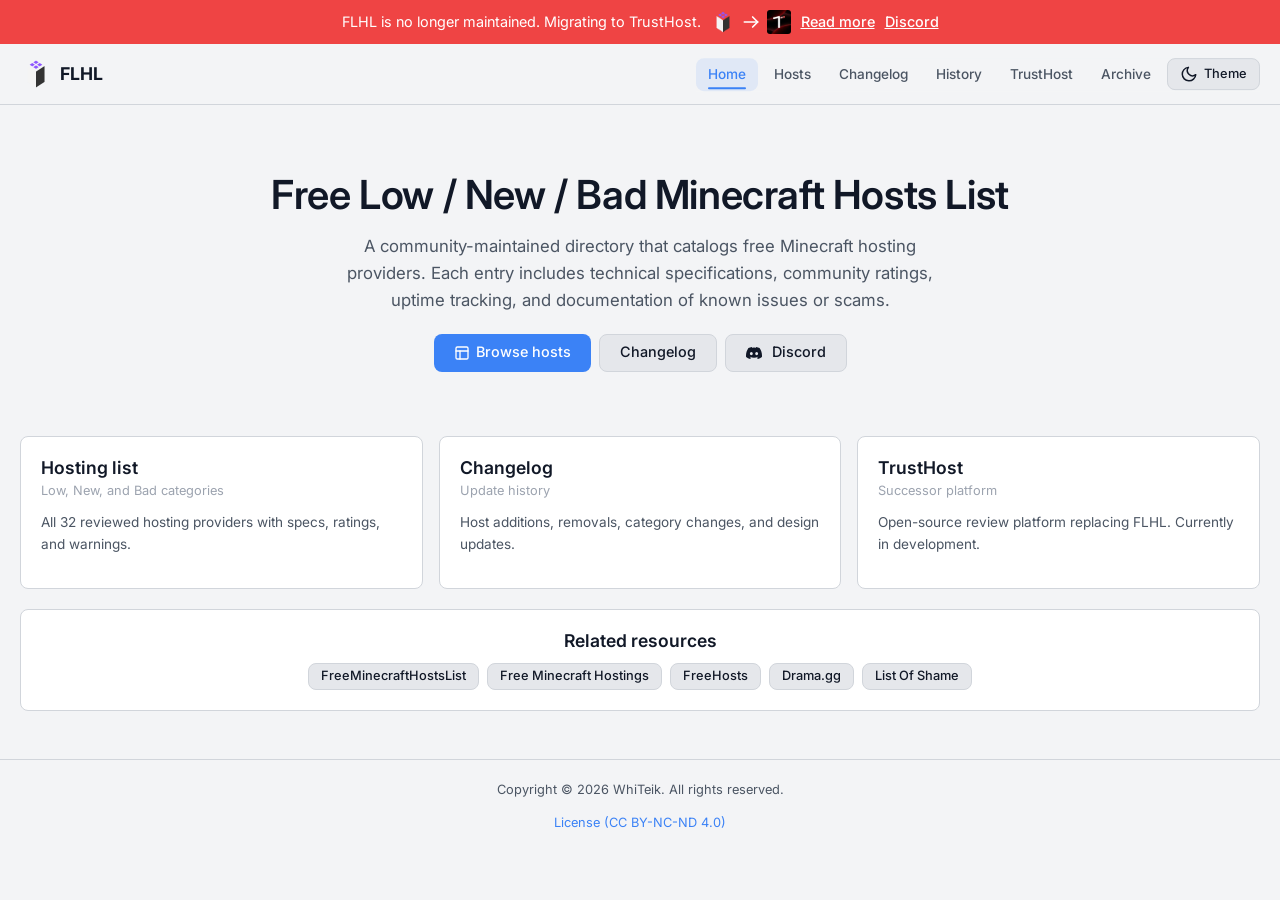
<file: index.html>
<!DOCTYPE html>
<html lang="en" data-theme>
<head>
<meta charset="UTF-8">
<meta name="viewport" content="width=device-width,initial-scale=1.0">
<meta name="description" content="FLHL documents free Minecraft hosting providers — specs, community ratings, and scam warnings. Community-driven review list.">
<meta property="og:title" content="FLHL - Free Low/New/Bad Hosts List">
<meta property="og:description" content="Community-driven directory reviewing free Minecraft hosting providers. Specs, ratings, and scam documentation.">
<meta property="og:image" content="assets/images/flhl.png">
<meta name="keywords" content="flhl, fmhl, free minecraft hosting, free hosting list, minecraft host review, free server hosting">
<meta name="robots" content="index, follow">
<meta name="twitter:card" content="summary_large_image">
<meta name="twitter:title" content="FLHL - Free Low/New/Bad Hosts List">
<meta name="twitter:description" content="Community-driven directory reviewing free Minecraft hosting providers. Specs, ratings, and scam documentation.">
<meta name="twitter:image" content="assets/images/flhl.png">
<meta property="og:type" content="website">
<meta property="og:locale" content="en_US">
<meta property="og:site_name" content="FLHL - Free Low/New/Bad Hosts List">
<meta property="og:url" content="https://flhl.pages.dev/">
<meta name="author" content="WhiTeik24">
<meta name="theme-color" content="#0f172a">
<link rel="canonical" href="https://flhl.pages.dev/">
<link rel="apple-touch-icon" href="assets/images/logo.png">
<script type="application/ld+json">
{"@context":"https://schema.org","@type":"WebPage","name":"FLHL - Free Low/New/Bad Hosts List","description":"Community-driven directory reviewing free Minecraft hosting providers. Specs, ratings, and scam documentation.","url":"https://flhl.pages.dev/","isPartOf":{"@type":"WebSite","name":"FLHL - Free Low/New/Bad Hosts List","url":"https://flhl.pages.dev/"}}
</script>
<script type="application/ld+json">
{"@context":"https://schema.org","@type":"BreadcrumbList","itemListElement":[{"@type":"ListItem","position":1,"name":"Home","item":"https://flhl.pages.dev/"}]}
</script>
<link rel="icon" href="assets/images/logo.png">
<title>FLHL - Free Low/New/Bad Hosts List</title>
<link rel="preconnect" href="https://fonts.googleapis.com">
<link rel="preconnect" href="https://fonts.gstatic.com" crossorigin>
<link href="https://fonts.googleapis.com/css2?family=Inter:opsz,wght@14..32,400..700&display=swap" rel="stylesheet">
<link rel="stylesheet" href="https://cdn.jsdelivr.net/npm/bootstrap-icons@1.11.3/font/bootstrap-icons.min.css">
<link rel="stylesheet" href="assets/css/styles.css">
<script>
(function(){var t=localStorage.getItem('theme');if(!t){t=window.matchMedia('(prefers-color-scheme:light)').matches?'light':'dark'}document.documentElement.setAttribute('data-theme',t)})();
</script>
</head>
<body>

<a href="#main-content" class="skip-link">Skip to content</a>

<div class="warn-bar anim-warn">
  <span>FLHL is no longer maintained. Migrating to TrustHost.</span>
  <span class="warn-migrate"><img src="assets/images/logo.png" alt="FLHL"><svg width="20" height="20" viewBox="0 0 24 24" fill="none" stroke="currentColor" stroke-width="2" stroke-linecap="round" stroke-linejoin="round"><line x1="4" y1="12" x2="20" y2="12"/><polyline points="14,6 20,12 14,18"/></svg><img src="assets/images/trusthost.png" alt="TrustHost"></span>
  <a href="trusthost.html">Read more</a>
  <a href="https://discord.gg/3s59bWwQj9">Discord</a>
</div>

<div class="header-wrap">
    <header>
  <div class="container">
    <div class="header-left">
      <button class="hamburger" id="hamburgerBtn" aria-label="Open navigation menu" aria-expanded="false" aria-controls="mainNav">
        <svg width="18" height="18" viewBox="0 0 24 24" fill="none" stroke="currentColor" stroke-width="2" stroke-linecap="round" stroke-linejoin="round"><line x1="3" y1="6" x2="21" y2="6"/><line x1="3" y1="12" x2="21" y2="12"/><line x1="3" y1="18" x2="21" y2="18"/></svg>
      </button>
      <a href="index.html" class="logo">
        <img src="assets/images/logo.png" alt="FLHL logo">FLHL
      </a>
    </div>
  </div>
</header>
<nav id="mainNav" role="dialog" aria-modal="true" aria-label="Navigation menu" style="background:var(--bg)">
  <button class="nav-close" id="navCloseBtn" aria-label="Close navigation menu">
    <svg width="18" height="18" viewBox="0 0 24 24" fill="none" stroke="currentColor" stroke-width="2" stroke-linecap="round" stroke-linejoin="round"><line x1="18" y1="6" x2="6" y2="18"/><line x1="6" y1="6" x2="18" y2="18"/></svg>
  </button>
  <a href="index.html" class="active" aria-current="page">Home</a>
  <a href="flhl.html">Hosts</a>
  <a href="changelog.html">Changelog</a>
  <a href="history.html">History</a>
  <a href="trusthost.html">TrustHost</a>
  <a href="archives.html">Archive</a>
  <button class="btn btn-secondary btn-sm theme-btn-mobile" id="themeBtnMobile" aria-label="Toggle dark/light theme">
    <svg width="18" height="18" viewBox="0 0 24 24" fill="none" stroke="currentColor" stroke-width="2" stroke-linecap="round" stroke-linejoin="round"><path d="M21 12.79A9 9 0 1 1 11.21 3 7 7 0 0 0 21 12.79z"/></svg>
    Theme
  </button>
</nav>
</div>
<div class="nav-overlay" id="navOverlay" aria-hidden="true"></div>

<main id="main-content">
  <section class="hero anim-hero">
    <h1>Free Low / New / Bad Minecraft Hosts List</h1>
    <p>A community-maintained directory that catalogs free Minecraft hosting providers. Each entry includes technical specifications, community ratings, uptime tracking, and documentation of known issues or scams.</p>
    <div class="hero-actions">
      <a href="flhl.html" class="btn btn-primary">
        <svg width="16" height="16" viewBox="0 0 24 24" fill="none" stroke="currentColor" stroke-width="2" stroke-linecap="round" stroke-linejoin="round"><rect x="3" y="3" width="18" height="18" rx="2" ry="2"/><line x1="3" y1="9" x2="21" y2="9"/><line x1="9" y1="21" x2="9" y2="9"/></svg>
        Browse hosts
      </a>
      <a href="changelog.html" class="btn btn-secondary">Changelog</a>
      <a href="https://discord.gg/3s59bWwQj9" class="btn btn-secondary" target="_blank">
        <svg width="16" height="16" viewBox="0 0 24 24" fill="currentColor" style="vertical-align:middle;margin-right:4px"><path d="M20.317 4.37a19.791 19.791 0 0 0-4.885-1.515.074.074 0 0 0-.079.037c-.21.375-.444.864-.608 1.25a18.27 18.27 0 0 0-5.487 0 12.64 12.64 0 0 0-.617-1.25.077.077 0 0 0-.079-.037A19.736 19.736 0 0 0 3.677 4.37a.07.07 0 0 0-.032.027C.533 9.046-.32 13.58.099 18.057a.082.082 0 0 0 .031.057 19.9 19.9 0 0 0 5.993 3.03.078.078 0 0 0 .084-.028 14.09 14.09 0 0 0 1.226-1.994.076.076 0 0 0-.041-.106 13.107 13.107 0 0 1-1.872-.892.077.077 0 0 1-.008-.128 10.2 10.2 0 0 0 .372-.292.074.074 0 0 1 .077-.01c3.928 1.793 8.18 1.793 12.062 0a.074.074 0 0 1 .078.01c.12.098.246.198.373.292a.077.077 0 0 1-.006.127 12.299 12.299 0 0 1-1.873.892.077.077 0 0 0-.041.107c.36.698.772 1.362 1.225 1.993a.076.076 0 0 0 .084.028 19.839 19.839 0 0 0 6.002-3.03.077.077 0 0 0 .032-.054c.5-5.177-.838-9.674-3.549-13.66a.061.061 0 0 0-.031-.03zM8.02 15.33c-1.183 0-2.157-1.085-2.157-2.419 0-1.333.956-2.419 2.157-2.419 1.21 0 2.176 1.096 2.157 2.42 0 1.333-.956 2.418-2.157 2.418zm7.975 0c-1.183 0-2.157-1.085-2.157-2.419 0-1.333.955-2.419 2.157-2.419 1.21 0 2.176 1.096 2.157 2.42 0 1.333-.946 2.418-2.157 2.418z"/></svg>
        Discord
      </a>
    </div>
  </section>

  <div class="container">
    <div class="grid">
      <a href="flhl.html" class="card anim-card" style="text-decoration:none;color:inherit">
        <h3>Hosting list</h3>
        <span class="sub">Low, New, and Bad categories</span>
        <p style="font-size:0.85rem">All 32 reviewed hosting providers with specs, ratings, and warnings.</p>
      </a>

      <a href="changelog.html" class="card anim-card" style="text-decoration:none;color:inherit">
        <h3>Changelog</h3>
        <span class="sub">Update history</span>
        <p style="font-size:0.85rem">Host additions, removals, category changes, and design updates.</p>
      </a>

      <a href="trusthost.html" class="card anim-card" style="text-decoration:none;color:inherit">
        <h3>TrustHost</h3>
        <span class="sub">Successor platform</span>
        <p style="font-size:0.85rem">Open-source review platform replacing FLHL. Currently in development.</p>
      </a>
    </div>

    <div class="card anim-card" style="margin-top:20px;text-align:center">
      <h3>Related resources</h3>
      <div style="display:flex;gap:8px;flex-wrap:wrap;justify-content:center;margin-top:10px">
        <a href="https://myuui.com/" class="btn btn-secondary btn-sm" target="_blank">FreeMinecraftHostsList</a>
        <a href="https://freeminecrafthostings.com" class="btn btn-secondary btn-sm" target="_blank">Free Minecraft Hostings</a>
        <a href="https://freehosts.space/" class="btn btn-secondary btn-sm" target="_blank">FreeHosts</a>
        <a href="https://drama.gg/" class="btn btn-secondary btn-sm" target="_blank">Drama.gg</a>
        <a href="https://www.listofsha.me/hosting-vps/summerhost-en" class="btn btn-secondary btn-sm" target="_blank">List Of Shame</a>
      </div>
    </div>
  </div>
</main>

<footer class="anim-fade">
  <div class="container">
    <p>Copyright &copy; 2026 WhiTeik. All rights reserved.</p>
    <p><a href="license.html">License (CC BY-NC-ND 4.0)</a></p>
  </div>
</footer>

<script src="assets/js/main.js"></script>
</body>
</html>
</file>
<file: assets/css/styles.css>
:root {
  --bg: #0f1117;
  --bg-elevated: #181b23;
  --bg-card: #1a1d26;
  --bg-card-hover: #1f2230;
  --surface: #1f222c;
  --surface-hover: #282c38;
  --text: #e5e7eb;
  --text-secondary: #9ca3af;
  --text-dim: #6b7280;
  --accent: #3b82f6;
  --accent-hover: #2563eb;
  --border: #2a2d38;
  --border-light: #3a3d48;
  --positive: #22c55e;
  --warning: #eab308;
  --negative: #ef4444;
  --radius: 8px;
  --shadow: 0 2px 12px rgba(0,0,0,0.3);
  --transition: 0.2s ease;
  --font: 'Inter', -apple-system, BlinkMacSystemFont, 'Segoe UI', system-ui, sans-serif;
}

[data-theme="light"] {
  --bg: #f3f4f6;
  --bg-elevated: #ffffff;
  --bg-card: #ffffff;
  --bg-card-hover: #f9fafb;
  --surface: #e5e7eb;
  --surface-hover: #d1d5db;
  --text: #111827;
  --text-secondary: #4b5563;
  --text-dim: #9ca3af;
  --accent: #3b82f6;
  --accent-hover: #2563eb;
  --border: #d1d5db;
  --border-light: #e5e7eb;
  --shadow: 0 2px 12px rgba(0,0,0,0.08);
}

*,*::before,*::after{box-sizing:border-box;margin:0;padding:0}
html{scroll-behavior:smooth}
body{
  font-family:var(--font);
  font-weight:400;
  font-size:16px;
  line-height:1.6;
  color:var(--text);
  background:var(--bg);
  min-height:100vh;
  -webkit-font-smoothing:antialiased;
}
::selection{background:var(--accent);color:#fff}
.sr-only{position:absolute;width:1px;height:1px;padding:0;margin:-1px;overflow:hidden;clip:rect(0,0,0,0);white-space:nowrap;border:0}
.skip-link{
  position:absolute;top:-100%;left:50%;transform:translateX(-50%);
  background:var(--accent);color:#fff;padding:8px 16px;border-radius:0 0 var(--radius) var(--radius);
  font-size:0.85rem;font-weight:600;z-index:9999;transition:top 0.2s ease;text-decoration:none;
}
.skip-link:focus{top:0}
a{color:var(--accent);text-decoration:none;transition:var(--transition)}
a:hover{color:var(--accent-hover)}
img{max-width:100%;height:auto;display:block}

h1,h2,h3{font-family:var(--font);font-weight:600;line-height:1.3;color:var(--text)}
h1{font-size:clamp(1.6rem,3.5vw,2.5rem);letter-spacing:-0.01em}
h2{font-size:clamp(1.2rem,2vw,1.6rem)}
h3{font-size:1.1rem}
p{color:var(--text-secondary);margin-bottom:0.8rem}
small{font-size:0.85rem;color:var(--text-dim)}

.container{max-width:1320px;margin:0 auto;padding:0 20px}

/* Warn bar */
.warn-bar{
  background:var(--negative);color:#fff;padding:10px 20px;
  font-size:0.9rem;display:flex;align-items:center;justify-content:center;gap:10px;flex-wrap:wrap;
  position:sticky;top:0;z-index:201;
}
.warn-bar img{height:28px;border-radius:4px}
.warn-bar a{color:#fff;text-decoration:underline;font-weight:500}
.warn-bar a:hover{color:#f0f0f0}
.warn-migrate{display:inline-flex;align-items:center;gap:6px}
.warn-migrate img{height:24px;width:auto;border-radius:3px}
.warn-migrate svg{stroke:#fff;flex-shrink:0}

/* Header */
header{
  padding:14px 0;border-bottom:1px solid var(--border);
  background:var(--bg);position:sticky;top:0;z-index:200;
}
header .container{display:flex;align-items:center;justify-content:space-between;gap:12px}
.logo{display:flex;align-items:center;gap:8px;font-weight:700;font-size:1.1rem;color:var(--text)}
.logo img{width:32px;height:32px;border-radius:6px}
.logo-accent{color:var(--accent)}
.header-left{display:flex;align-items:center;gap:8px}
.header-wrap{position:relative}

/* Desktop nav */
#mainNav{
  display:flex;align-items:center;gap:4px;
  position:absolute;right:20px;top:50%;transform:translateY(-50%);z-index:201;
}
.theme-btn-mobile{display:none}
#mainNav a{
  padding:6px 12px;border-radius:var(--radius);
  font-size:0.85rem;font-weight:500;color:var(--text-secondary);
  transition:var(--transition);position:relative;white-space:nowrap;
}
#mainNav a:hover{color:var(--text);background:var(--surface)}
#mainNav a.active{color:var(--accent);background:rgba(59,130,246,0.1)}
#mainNav a::after{
  content:'';position:absolute;bottom:2px;left:50%;width:0;height:2px;
  background:var(--accent);transition:width 0.2s ease,left 0.2s ease;border-radius:1px;
}
#mainNav a:hover::after,#mainNav a.active::after{width:60%;left:20%}

/* Hamburger - inside header */
.hamburger{
  display:none;width:34px;height:34px;border-radius:var(--radius);border:1px solid var(--border);
  background:var(--surface);color:var(--text);cursor:pointer;
  align-items:center;justify-content:center;transition:var(--transition);flex-shrink:0;
}
.hamburger:hover{background:var(--surface-hover)}

/* Mobile sidebar close - inside sidebar */
.nav-close{
  display:none;position:absolute;top:14px;right:14px;width:34px;height:34px;
  border-radius:var(--radius);border:1px solid var(--border);
  background:var(--surface);color:var(--text);cursor:pointer;
  align-items:center;justify-content:center;
}
.nav-close:hover{background:var(--surface-hover)}

/* Overlay */
.nav-overlay{
  display:none;position:fixed;inset:0;z-index:199;
  background:rgba(0,0,0,0.5);
}
.nav-overlay.open{display:block}

/* Theme buttons */
.theme-btn{
  width:34px;height:34px;border-radius:var(--radius);border:1px solid var(--border);
  background:var(--surface);color:var(--text-secondary);cursor:pointer;
  display:flex;align-items:center;justify-content:center;padding:6px;
  transition:var(--transition);
}
.theme-btn:hover{background:var(--surface-hover);color:var(--text)}
.theme-btn svg{transition:transform 0.3s ease}
.theme-btn:active svg{transform:rotate(180deg)}
.theme-btn-mobile svg{transition:transform 0.3s ease}
.theme-btn-mobile:active svg{transform:rotate(180deg)}

/* Hero */
.hero{
  text-align:center;padding:clamp(32px,6vw,64px) 20px;
}
.hero h1{margin-bottom:12px}
.hero p{font-size:1.05rem;max-width:600px;margin:0 auto 20px}
.hero-actions{display:flex;gap:8px;justify-content:center;flex-wrap:wrap}

/* Buttons */
.btn{
  display:inline-flex;align-items:center;gap:6px;
  padding:10px 20px;border-radius:var(--radius);
  font-family:var(--font);font-size:0.9rem;font-weight:500;
  cursor:pointer;transition:var(--transition);border:none;text-decoration:none;line-height:1;
}
.btn-primary{background:var(--accent);color:#fff}
.btn-primary:hover{background:var(--accent-hover)}
.btn-secondary{background:var(--surface);color:var(--text);border:1px solid var(--border)}
.btn-secondary:hover{background:var(--surface-hover)}
.btn-ghost{background:transparent;color:var(--text-secondary)}
.btn-ghost:hover{color:var(--text);background:var(--surface)}
.btn-sm{padding:6px 12px;font-size:0.8rem}

/* Grid */
.grid{
  display:grid;
  grid-template-columns:repeat(auto-fill,minmax(320px,1fr));
  gap:16px;
  min-width:0;
}

/* Card */
.card{
  background:var(--bg-card);border:1px solid var(--border);
  border-radius:var(--radius);padding:20px;
  transition:transform 0.2s ease,box-shadow 0.2s ease,background 0.2s ease,border-color 0.2s ease;
  overflow-wrap:break-word;word-wrap:break-word;max-width:100%;min-width:0;
}
.card:hover{background:var(--bg-card-hover);border-color:var(--border-light);transform:translateY(-3px);box-shadow:var(--shadow)}

.card-icon{
  width:64px;height:64px;border-radius:var(--radius);
  background:var(--surface);display:flex;align-items:center;justify-content:center;
  overflow:hidden;margin-bottom:12px;border:1px solid var(--border);
}
.card-icon img{width:56px;height:56px;object-fit:contain}

.card h3{margin-bottom:2px}
.card .sub{font-size:0.8rem;color:var(--text-dim);margin-bottom:10px;display:block}

/* Specs */
.specs{display:flex;flex-wrap:wrap;gap:4px;margin:8px 0}
.spec{
  font-size:0.75rem;padding:2px 6px;border-radius:4px;
  background:var(--surface);color:var(--text-secondary);border:1px solid var(--border);
  display:inline-flex;align-items:center;gap:3px;white-space:nowrap;
}
.spec:hover{background:var(--accent);color:#fff;border-color:var(--accent)}
.spec .flag{width:16px;height:11px;border-radius:1px;object-fit:cover}

/* Rating */
.rating{
  display:inline-flex;align-items:center;gap:4px;
  font-size:0.9rem;font-weight:600;color:#eab308;
  margin:6px 0;animation:fadeIn 0.6s ease;
}
.rating-stars{display:inline-flex;gap:1px}
.rating-stars svg{width:14px;height:14px}

/* Desc */
.desc{
  padding:8px 12px;border-radius:var(--radius);
  margin:8px 0;font-size:0.85rem;font-weight:500;
  border-left:3px solid;
}
.desc-ok{background:rgba(34,197,94,0.06);border-color:var(--positive);color:var(--positive)}
.desc-warn{background:rgba(234,179,8,0.06);border-color:var(--warning);color:var(--warning)}
.desc-bad{background:rgba(239,68,68,0.06);border-color:var(--negative);color:var(--negative)}

/* Card actions */
.card-actions{display:flex;gap:4px;margin-top:8px;flex-wrap:nowrap;overflow-x:auto}
.card-actions .btn{white-space:nowrap;flex-shrink:0;padding:5px 10px;font-size:0.78rem}
.card-actions .btn-ghost{min-width:auto;justify-content:center}

/* Toggle */
.toggle-content{display:none;margin-top:12px;padding:12px;border-radius:var(--radius);background:var(--surface);border-left:3px solid var(--accent)}
.toggle-content.open{display:block;animation:fadeIn 0.3s ease}

/* Tabs */
.tabs{display:flex;gap:6px;flex-wrap:wrap;margin-bottom:16px}
.tab-btn{
  padding:8px 16px;border-radius:var(--radius);
  background:var(--surface);border:1px solid var(--border);
  color:var(--text-secondary);cursor:pointer;font-family:var(--font);
  font-size:0.85rem;font-weight:500;transition:background 0.2s ease,color 0.2s ease,border-color 0.2s ease,transform 0.15s ease;
}
.tab-btn:hover{background:var(--surface-hover);color:var(--text)}
.tab-btn.active{background:var(--accent);color:#fff;border-color:var(--accent);transform:scale(1.04)}

/* Toolbar */
.toolbar{
  display:flex;gap:6px;flex-wrap:wrap;align-items:center;
  margin-bottom:16px;padding:10px 12px;
  background:var(--bg-elevated);border-radius:var(--radius);
  border:1px solid var(--border);
}

/* Flags */
.flags{display:inline-flex;gap:6px;margin-left:4px;vertical-align:middle;flex-wrap:wrap}
.flags img,.flag-item>.flag{width:18px;height:12px;border-radius:1px;object-fit:cover}
.flag-item{display:inline-flex;align-items:center;gap:3px;white-space:nowrap}
.flag-item>.flag{width:18px;height:12px;border-radius:1px;object-fit:cover}
.flag-name{font-size:0.75rem;color:var(--text-secondary)}

/* Filters */
.filter-group{display:flex;gap:8px;flex-wrap:wrap;flex:1}
.filter-item{display:flex;flex-direction:column;gap:2px}
.filter-label{font-size:0.7rem;color:var(--text-dim);font-weight:500;text-transform:uppercase;letter-spacing:0.03em}
.filter-group select{
  padding:5px 10px;border-radius:var(--radius);
  background:var(--surface);border:1px solid var(--border);
  color:var(--text);font-family:var(--font);font-size:0.8rem;
  cursor:pointer;transition:var(--transition);
  -webkit-appearance:none;-moz-appearance:none;appearance:none;
  background-image:url("data:image/svg+xml,%3Csvg xmlns='http://www.w3.org/2000/svg' width='12' height='12' viewBox='0 0 24 24' fill='none' stroke='%239ca3af' stroke-width='2'%3E%3Cpolyline points='6,9 12,15 18,9'/%3E%3C/svg%3E");
  background-repeat:no-repeat;background-position:right 6px center;padding-right:24px;
  min-width:0;
}
.filter-group select option{background:var(--bg-card);color:var(--text)}
.filter-group select:hover{border-color:var(--accent)}
.filter-group select:focus{outline:none;border-color:var(--accent)}
.toolbar-actions{display:flex;gap:6px;flex-wrap:wrap;align-items:center}
.toolbar-count{margin-left:auto;white-space:nowrap;font-size:0.8rem;color:var(--text-dim)}

@media(max-width:768px){
  .filter-group{gap:6px}
  .filter-item{flex:1 1 auto;min-width:calc(50% - 3px)}
  .filter-label{font-size:0.65rem}
  .filter-group select{font-size:0.78rem;padding:4px 8px;padding-right:22px}
  .toolbar-actions{width:100%}
  .toolbar-count{width:100%;text-align:right;margin-left:0;margin-top:4px}
}

/* Changelog */
.changelog-entry{margin-bottom:12px}
.changelog-entry h3{font-size:0.9rem;margin-bottom:6px;color:var(--accent)}
.changelog-entry ul{list-style:none}
.changelog-entry li{padding:3px 0;font-size:0.85rem;color:var(--text-secondary);padding-left:14px;position:relative}
.changelog-entry li::before{content:'';position:absolute;left:0;top:10px;width:4px;height:4px;border-radius:50%;background:var(--accent)}

/* Footer */
footer{
  margin-top:48px;padding:20px 0;
  border-top:1px solid var(--border);
  text-align:center;color:var(--text-dim);font-size:0.8rem;
}
footer a{color:var(--accent)}

/* Animations */
@keyframes fadeInUp{from{opacity:0;transform:translateY(20px)}to{opacity:1;transform:translateY(0)}}
@keyframes fadeIn{from{opacity:0}to{opacity:1}}
@keyframes slideDown{from{opacity:0;transform:translateY(-10px)}to{opacity:1;transform:translateY(0)}}
@keyframes scaleIn{from{opacity:0;transform:scale(0.96)}to{opacity:1;transform:scale(1)}}

.anim-warn{animation:slideDown 0.35s ease}
.anim-hero{animation:fadeInUp 0.5s ease both}
.anim-fade{animation:fadeIn 0.5s ease both}
.anim-scale{animation:scaleIn 0.4s ease both}
.anim-card{animation:fadeInUp 0.4s ease both}

.grid .card:nth-child(1){animation-delay:0s}
.grid .card:nth-child(2){animation-delay:0.08s}
.grid .card:nth-child(3){animation-delay:0.16s}
.grid .card:nth-child(4){animation-delay:0.24s}
.grid .card:nth-child(5){animation-delay:0.32s}
.grid .card:nth-child(6){animation-delay:0.4s}

/* Focus */
.hamburger:focus-visible,.nav-close:focus-visible,.theme-btn:focus-visible,.theme-btn-mobile:focus-visible,
#mainNav a:focus-visible,.btn:focus-visible,.tab-btn:focus-visible,.filter-group select:focus-visible{outline:2px solid var(--accent);outline-offset:2px}

/* Timeline (archive) */
.tl-card{transition:transform 0.2s ease,border-color 0.2s ease,box-shadow 0.2s ease}
.tl-card:hover{transform:translateY(-2px)}
.tl-btn{transition:all 0.2s ease}

/* Mobile */
@media(max-width:768px){
  .hamburger{display:flex}
  #mainNav{
    position:fixed;top:0;left:-280px;right:auto;width:280px;height:100dvh;
    background:var(--bg);border-right:1px solid var(--border);
    flex-direction:column;align-items:stretch;gap:0;
    padding:60px 16px 16px;z-index:202;transform:none;
    transition:left 0.25s ease;overflow-y:auto;
  }
  #mainNav.open{left:0}
  #mainNav a{padding:12px 16px;border-radius:var(--radius);font-size:0.95rem;border-left:3px solid transparent;transition:border-color 0.2s ease,background 0.2s ease,color 0.2s ease}
  #mainNav a.active{border-left-color:var(--accent);background:rgba(59,130,246,0.1)}
  #mainNav a:hover{border-left-color:var(--accent)}
  #mainNav a::after{display:none}
  #mainNav .nav-close{display:flex}
  .theme-btn-mobile{margin-top:12px;width:100%;justify-content:center}
  .grid{grid-template-columns:1fr}
  .hero{padding:24px 16px}
  .card{padding:16px}
}
@media(max-width:480px){
  body{font-size:15px}
  .card-icon{width:56px;height:56px}
  .card-icon img{width:48px;height:48px}
}
@media(prefers-reduced-motion:reduce){
  *,*::before,*::after{animation:none!important;transition:none!important;scroll-behavior:auto}
  .card:hover{transform:none}
  .tl-card:hover{transform:none}
}
</file>
